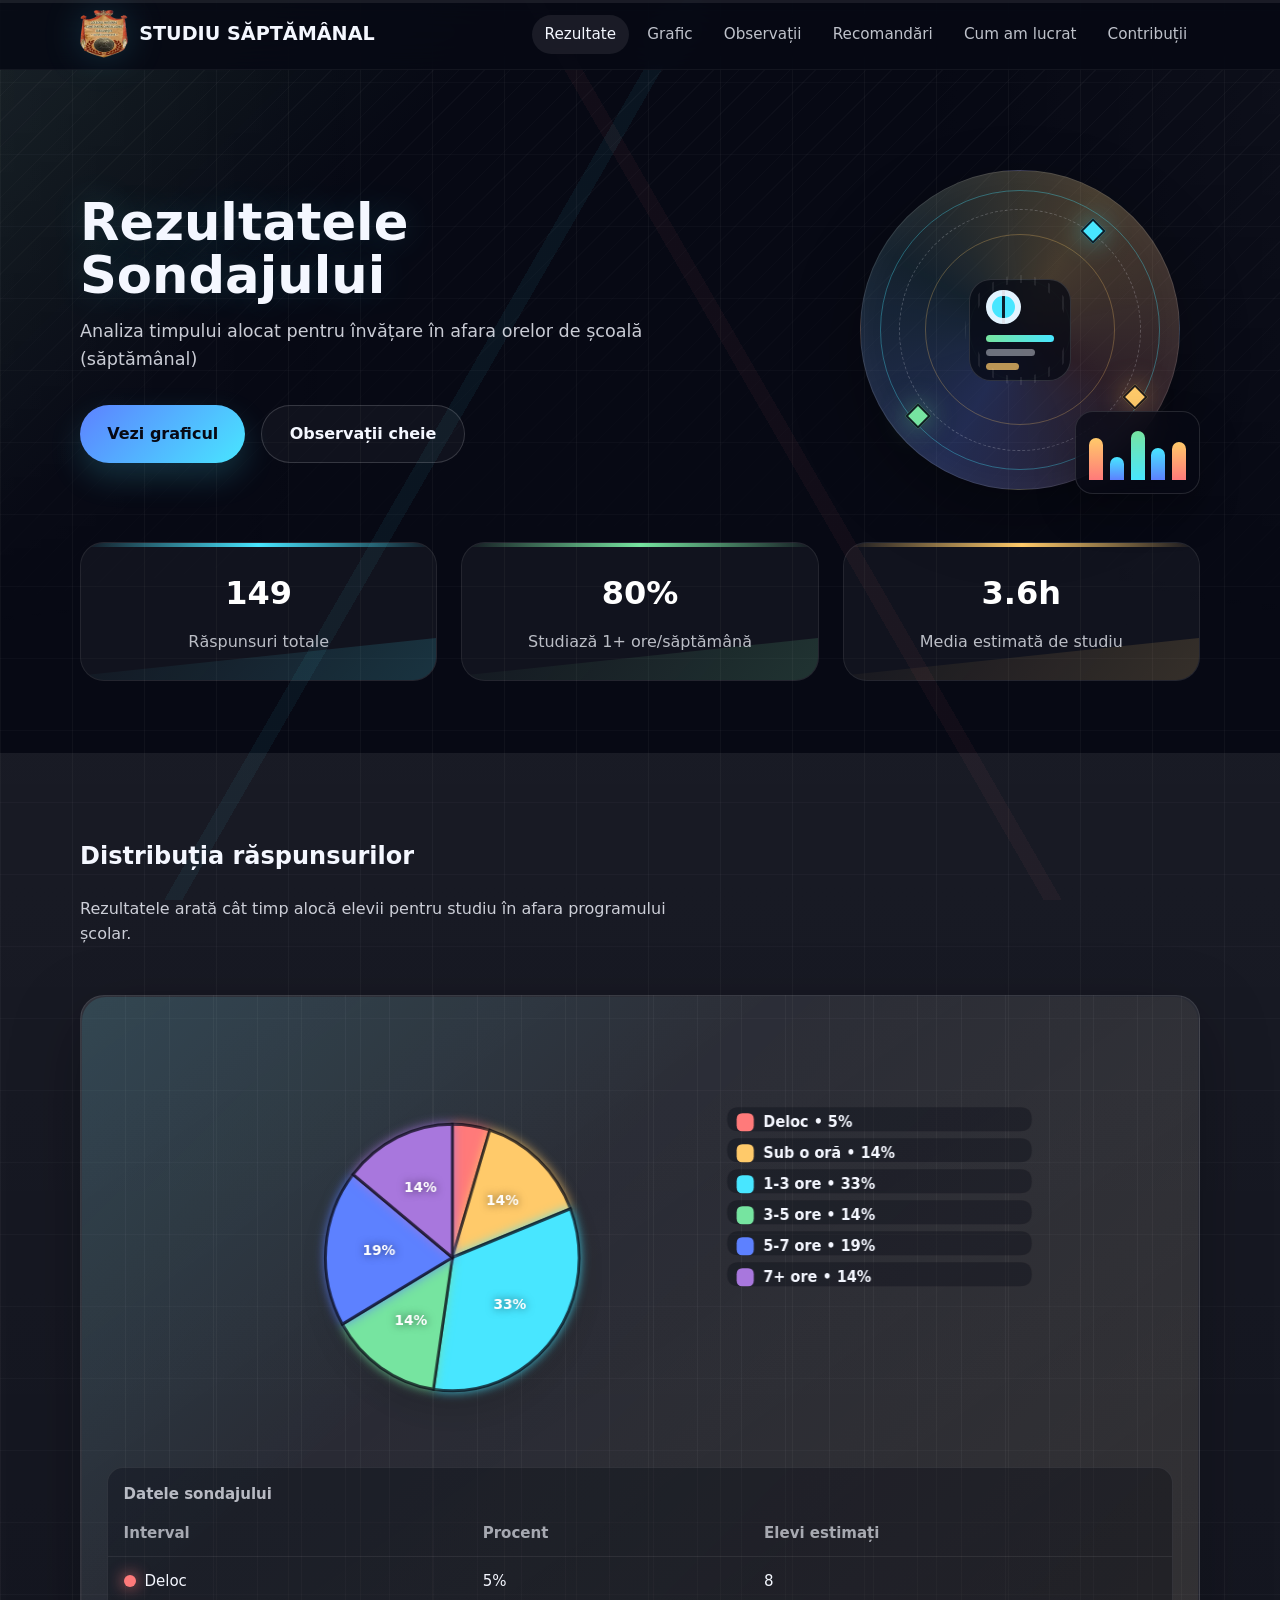
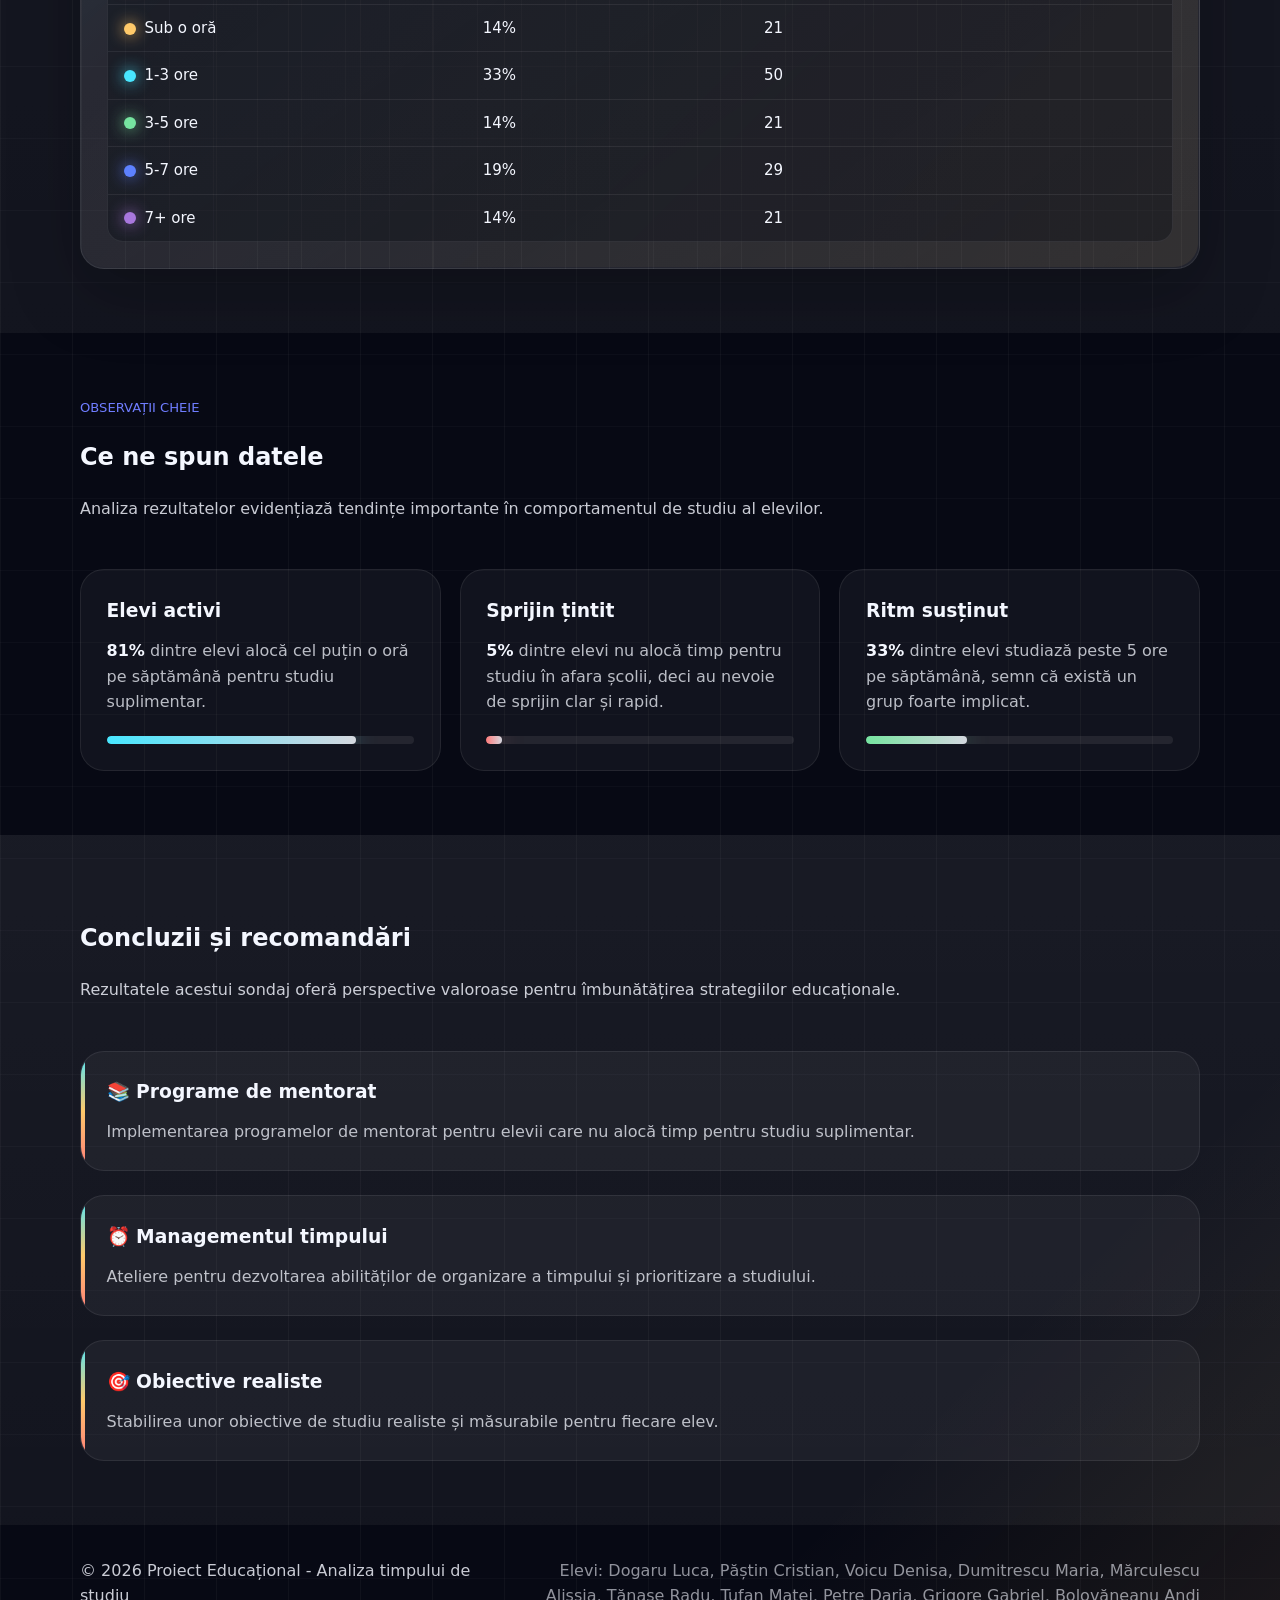
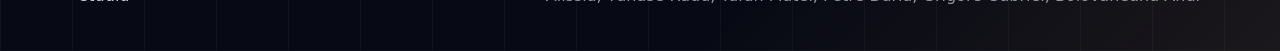
<file: index.html>
<!DOCTYPE html>
<html lang="ro">
<head>
    <meta charset="UTF-8">
    <meta name="viewport" content="width=device-width, initial-scale=1.    <meta name="description" content="Rezultatele unui sondaj despre timpul de studiu săptămânal al elevilor, cu statistici, grafic și recomandări educaționale.">
    <meta name="theme-color" content="#070914">
    <title>Rezultatele Sondajului: Timp de studiu săptămânal</title>
        <link rel="stylesheet" href="style.css?v=20260427-compact-header">
    <link rel="icon" type="image/png" href="sigla-lg.png">
</head>
<body>
    <a class="skip-link" href="#content">Sari la conținut</a>
    <div class="reading-progress" aria-hidden="true"><span></span></div>

    <header class="site-header">
        <div class="container header-inner">
            <a class="brand" href="#results" aria-label="Rezultatele sondajului">
                <img class="brand-mark" src="sigla-lg.png" alt="" width="48" height="48" decoding="async">
                <span>Studiu săptămânal</span>
            </a>
            <nav class="site-nav" aria-label="Secțiuni principale">
                <a href="#results">Rezultate</a>
                <a href="#chart">Grafic</a>
                <a href="#insights">Observații</a>
                <a href="#conclusion">Recomandări</a>
                <a href="cum-am-lucrat.html">Cum am lucrat</a>
                <a href="contributii.html">Contribuții</a>
            </nav>
        </div>
    </header>

    <main id="content">
        <section class="hero" id="results" aria-labelledby="results-title">
            <div class="container">
                <div class="hero-layout">
                    <div class="survey-intro">
                        <h1 id="results-title">Rezultatele Sondajului</h1>
                        <p class="survey-description">Analiza timpului alocat pentru învățare în afara orelor de școală (săptămânal)</p>
                        <div class="hero-actions" aria-label="Legături rapide">
                            <a class="btn btn-primary" href="#chart">Vezi graficul</a>
                            <a class="btn btn-secondary" href="#insights">Observații cheie</a>
                        </div>
                    </div>

                    <div class="study-visual" aria-hidden="true">
                        <div class="orbit-stage">
                            <span class="orbit-ring orbit-ring-outer"></span>
                            <span class="orbit-ring orbit-ring-middle"></span>
                            <span class="orbit-ring orbit-ring-inner"></span>
                            <span class="orbit-node orbit-node-one"></span>
                            <span class="orbit-node orbit-node-two"></span>
                            <span class="orbit-node orbit-node-three"></span>
                            <div class="study-core">
                                <span class="core-mark"></span>
                                <span class="core-line core-line-wide"></span>
                                <span class="core-line"></span>
                                <span class="core-line core-line-short"></span>
                            </div>
                        </div>
                        <div class="mini-bars">
                            <span style="--height: 76%"></span>
                            <span style="--height: 42%"></span>
                            <span style="--height: 88%"></span>
                            <span style="--height: 58%"></span>
                            <span style="--height: 68%"></span>
                        </div>
                    </div>
                </div>

                <div class="results-summary">
                    <div class="result-stats">
                        <div class="stat-card">
                            <strong data-stat="total-responses" data-target="150" data-suffix="">150</strong>
                            <span>Răspunsuri totale</span>
                        </div>
                        <div class="stat-card">
                            <strong data-stat="study-active" data-target="75" data-suffix="%">75%</strong>
                            <span>Studiază 1+ ore/săptămână</span>
                        </div>
                        <div class="stat-card">
                            <strong data-stat="average-hours" data-target="3.6" data-suffix="h">3.6h</strong>
                            <span>Media estimată de studiu</span>
                        </div>
                    </div>
                </div>
            </div>
        </section>

        <section class="section-light" id="chart" aria-labelledby="chart-title">
            <div class="container results-grid">
                <div class="result-summary">
                    <h2 id="chart-title">Distribuția răspunsurilor</h2>
                    <p>Rezultatele arată cât timp alocă elevii pentru studiu în afara programului școlar.</p>
                </div>
                <div class="chart-area">
                    <canvas id="pieChart" aria-label="Distribuția timpului de studiu" aria-describedby="chartSummary" role="img"></canvas>
                    <p class="sr-only" id="chartSummary">Graficul prezintă distribuția procentuală a timpului de studiu săptămânal.</p>
                    <div class="data-table-wrap">
                        <table class="data-table">
                            <caption>Datele sondajului</caption>
                            <thead>
                                <tr>
                                    <th scope="col">Interval</th>
                                    <th scope="col">Procent</th>
                                    <th scope="col">Elevi estimați</th>
                                </tr>
                            </thead>
                            <tbody id="resultsTableBody">
                                <tr>
                                    <td><span class="legend-dot" style="--dot-color: #ff7a7a"></span>Deloc</td>
                                    <td>10%</td>
                                    <td>15</td>
                                </tr>
                                <tr>
                                    <td><span class="legend-dot" style="--dot-color: #ffca6a"></span>Sub o oră</td>
                                    <td>15%</td>
                                    <td>23</td>
                                </tr>
                                <tr>
                                    <td><span class="legend-dot" style="--dot-color: #48e6ff"></span>1-3 ore</td>
                                    <td>25%</td>
                                    <td>38</td>
                                </tr>
                                <tr>
                                    <td><span class="legend-dot" style="--dot-color: #76e4a0"></span>3-5 ore</td>
                                    <td>15%</td>
                                    <td>23</td>
                                </tr>
                                <tr>
                                    <td><span class="legend-dot" style="--dot-color: #5d81ff"></span>5-7 ore</td>
                                    <td>20%</td>
                                    <td>30</td>
                                </tr>
                                <tr>
                                    <td><span class="legend-dot" style="--dot-color: #a877dd"></span>7+ ore</td>
                                    <td>15%</td>
                                    <td>23</td>
                                </tr>
                            </tbody>
                        </table>
                    </div>
                </div>
            </div>
        </section>

        <section class="section-dark" id="insights" aria-labelledby="insights-title">
            <div class="container insights-grid">
                <div>
                    <p class="eyebrow">Observații cheie</p>
                    <h2 id="insights-title">Ce ne spun datele</h2>
                    <p>Analiza rezultatelor evidențiază tendințe importante în comportamentul de studiu al elevilor.</p>
                </div>
                <div class="insight-cards">
                    <article class="insight-card">
                        <h3>Elevi activi</h3>
                        <p><strong data-inline="study-active">75%</strong> dintre elevi alocă cel puțin o oră pe săptămână pentru studiu suplimentar.</p>
                        <div class="insight-meter" aria-hidden="true"><span data-meter="study-active" style="--value: 75%"></span></div>
                    </article>
                    <article class="insight-card">
                        <h3>Sprijin țintit</h3>
                        <p><strong data-inline="no-study">10%</strong> dintre elevi nu alocă timp pentru studiu în afara școlii, deci au nevoie de sprijin clar și rapid.</p>
                        <div class="insight-meter" aria-hidden="true"><span data-meter="no-study" style="--value: 10%"></span></div>
                    </article>
                    <article class="insight-card">
                        <h3>Ritm susținut</h3>
                        <p><strong data-inline="intensive-study">35%</strong> dintre elevi studiază peste 5 ore pe săptămână, semn că există un grup foarte implicat.</p>
                        <div class="insight-meter" aria-hidden="true"><span data-meter="intensive-study" style="--value: 35%"></span></div>
                    </article>
                </div>
            </div>
        </section>

        <section class="section-light" id="conclusion" aria-labelledby="conclusion-title">
            <div class="container section-grid">
                <div>
                    <h2 id="conclusion-title">Concluzii și recomandări</h2>
                    <p>Rezultatele acestui sondaj oferă perspective valoroase pentru îmbunătățirea strategiilor educaționale.</p>
                </div>
                <div class="recommendations">
                    <div class="recommendation-item">
                        <h3>📚 Programe de mentorat</h3>
                        <p>Implementarea programelor de mentorat pentru elevii care nu alocă timp pentru studiu suplimentar.</p>
                    </div>
                    <div class="recommendation-item">
                        <h3>⏰ Managementul timpului</h3>
                        <p>Ateliere pentru dezvoltarea abilităților de organizare a timpului și prioritizare a studiului.</p>
                    </div>
                    <div class="recommendation-item">
                        <h3>🎯 Obiective realiste</h3>
                        <p>Stabilirea unor obiective de studiu realiste și măsurabile pentru fiecare elev.</p>
                    </div>
                </div>
            </div>
        </section>
    </main>

    <footer class="site-footer">
        <div class="container footer-inner">
            <p>© 2026 Proiect Educațional - Analiza timpului de studiu</p>
            <p class="footer-team">Elevi: Dogaru Luca, Păștin Cristian, Voicu Denisa, Dumitrescu Maria, Mărculescu Alissia, Tănase Radu, Tufan Matei, Petre Daria, Grigore Gabriel, Bolovăneanu Andi</p>
        </div>
    </footer>
    <script src="scripts.js?v=20260427-compact-header"></script>        </div>
    </footer>
    <script src="scripts.js"></script>
</body>
</html>
</file>
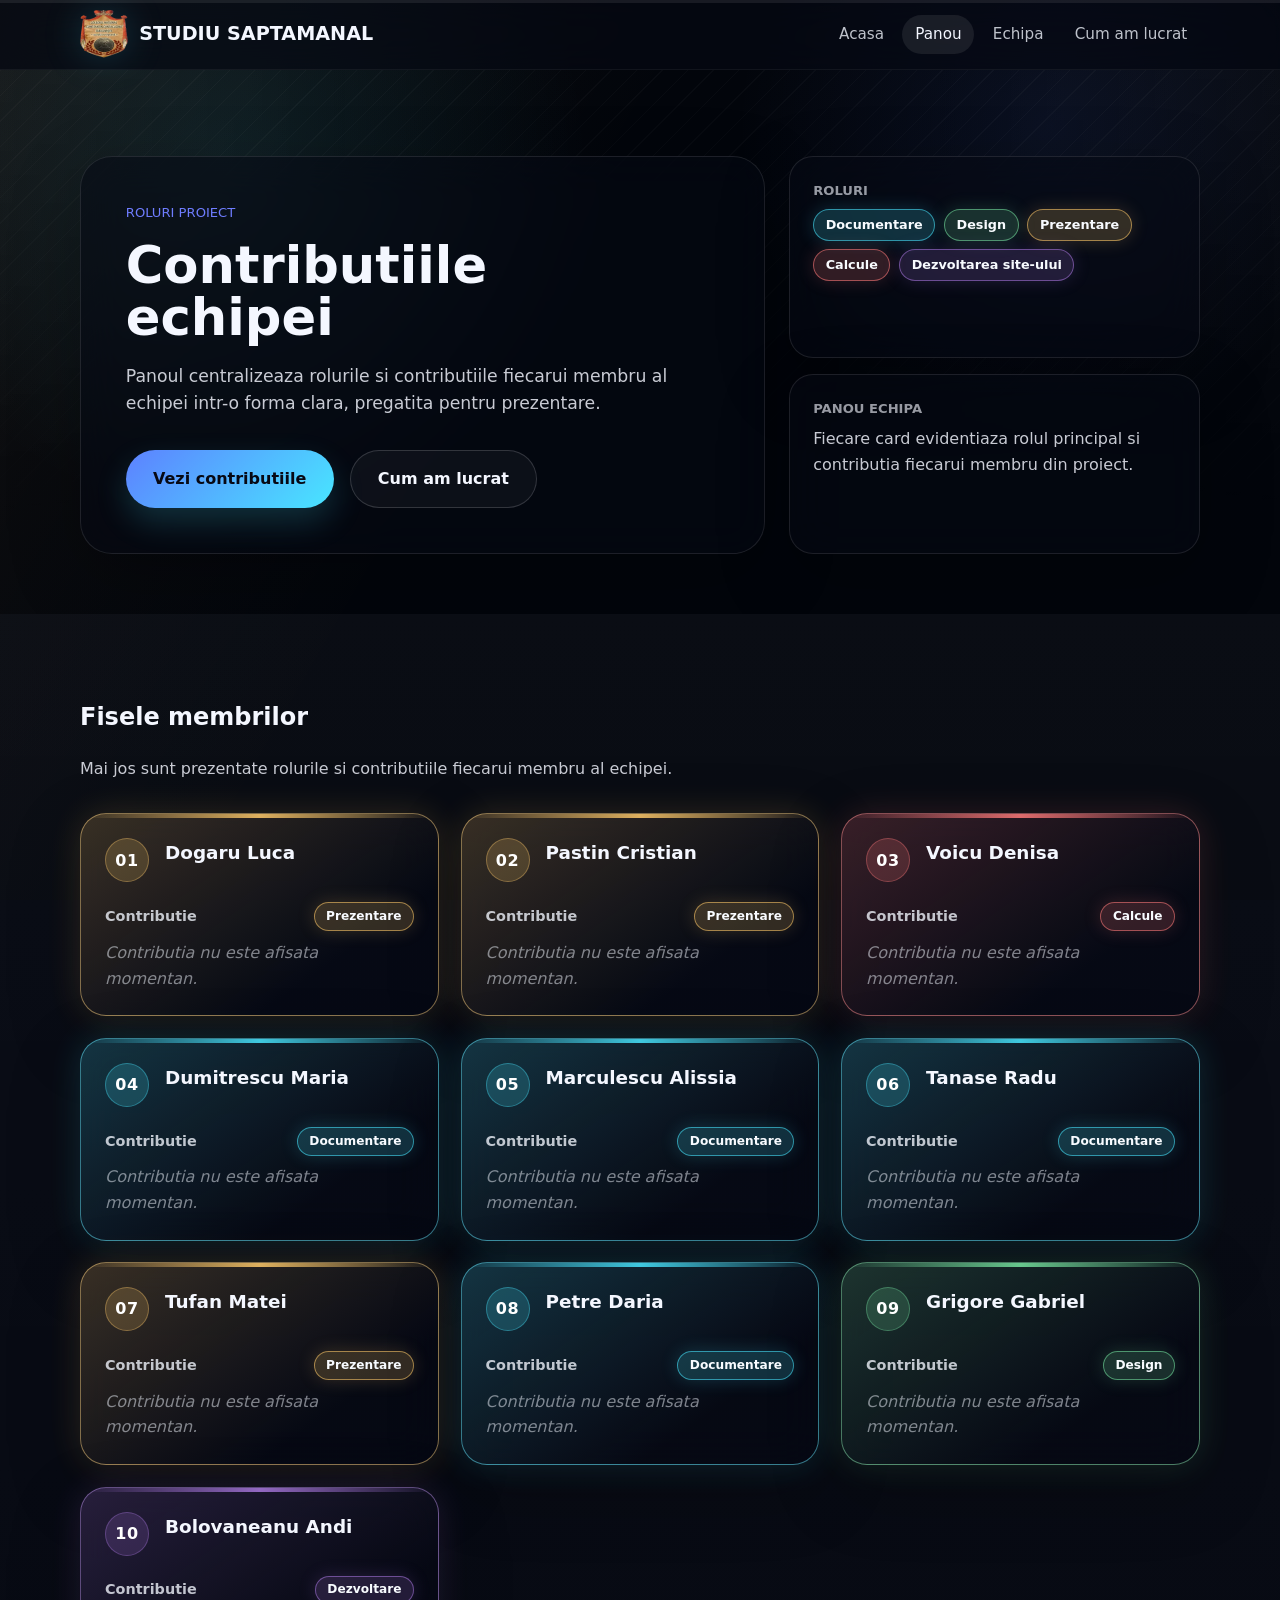
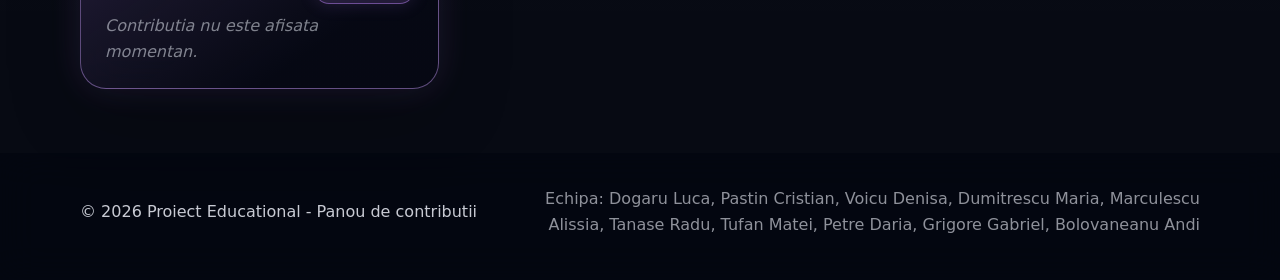
<file: contributii.html>
<!DOCTYPE html>
<html lang="ro">
<head>
    <meta charset="UTF-8">
    <meta name="viewport" content="width=device-width, initial-scale=1.0">
    <meta name="description" content="Pagina pentru completarea contributiilor fiecarui membru din proiect.">
    <meta name="theme-color" content="#070914">
    <title>Contributiile Echipei</title>
    <link rel="stylesheet" href="style.css?v=20260428-contribution-badges">
    <link rel="icon" type="image/png" href="sigla-lg.png">
</head>
<body class="contributions-page">
    <a class="skip-link" href="#content">Sari la continut</a>
    <div class="video-shell" aria-hidden="true">
        <video autoplay muted loop playsinline preload="metadata">
            <source src="nikola_tesla_hd.mp4" type="video/mp4">
        </video>
    </div>
    <div class="reading-progress" aria-hidden="true"><span></span></div>

    <header class="site-header">
        <div class="container header-inner">
            <a class="brand" href="index.html" aria-label="Inapoi la prezentare">
                <img class="brand-mark" src="sigla-lg.png" alt="" width="48" height="48" decoding="async">
                <span>Studiu saptamanal</span>
            </a>
            <nav class="site-nav" aria-label="Navigatie principala">
                <a href="index.html">Acasa</a>
                <a href="#overview">Panou</a>
                <a href="#team-board">Echipa</a>
                <a href="cum-am-lucrat.html">Cum am lucrat</a>
            </nav>
        </div>
    </header>

    <main id="content">
        <section class="hero contrib-hero" id="overview" aria-labelledby="overview-title">
            <div class="container">
                <div class="contrib-hero-panel">
                    <div class="contrib-hero-copy">
                        <p class="eyebrow">Roluri proiect</p>
                        <h1 id="overview-title">Contributiile echipei</h1>
                        <p class="contrib-lead">Panoul centralizeaza rolurile si contributiile fiecarui membru al echipei intr-o forma clara, pregatita pentru prezentare.</p>
                        <div class="hero-actions" aria-label="Actiuni rapide">
                            <a class="btn btn-primary" href="#team-board">Vezi contributiile</a>
                            <a class="btn btn-secondary" href="cum-am-lucrat.html">Cum am lucrat</a>
                        </div>
                    </div>

                    <aside class="contrib-summary" aria-label="Rezumatul paginii">
                        <div class="summary-card">
                            <span class="summary-label">Roluri</span>
                            <div class="role-badge-list" aria-label="Badge-uri disponibile pentru roluri">
                                <span class="role-badge role-badge-documentare">Documentare</span>
                                <span class="role-badge role-badge-design">Design</span>
                                <span class="role-badge role-badge-prezentare">Prezentare</span>
                                <span class="role-badge role-badge-calcule">Calcule</span>
                                <span class="role-badge role-badge-site role-badge-wide">Dezvoltarea site-ului</span>
                            </div>
                        </div>
                        <div class="summary-card">
                            <span class="summary-label">Panou echipa</span>
                            <p>Fiecare card evidentiaza rolul principal si contributia fiecarui membru din proiect.</p>
                        </div>
                    </aside>
                </div>
            </div>
        </section>

        <section class="section-light members-section" id="team-board" aria-labelledby="team-board-title">
            <div class="container">
                <div class="result-summary">
                    <h2 id="team-board-title">Fisele membrilor</h2>
                    <p>Mai jos sunt prezentate rolurile si contributiile fiecarui membru al echipei.</p>
                </div>

                <div class="members-grid" id="membersGrid"></div>
            </div>
        </section>
    </main>

    <footer class="site-footer">
        <div class="container footer-inner">
            <p>&copy; 2026 Proiect Educational - Panou de contributii</p>
            <p class="footer-team">Echipa: Dogaru Luca, Pastin Cristian, Voicu Denisa, Dumitrescu Maria, Marculescu Alissia, Tanase Radu, Tufan Matei, Petre Daria, Grigore Gabriel, Bolovaneanu Andi</p>
        </div>
    </footer>

    <script src="scripts.js?v=20260428-nav-fix"></script>
    <script src="contributii.js?v=20260428-contribution-badges"></script>
</body>
</html>
</file>
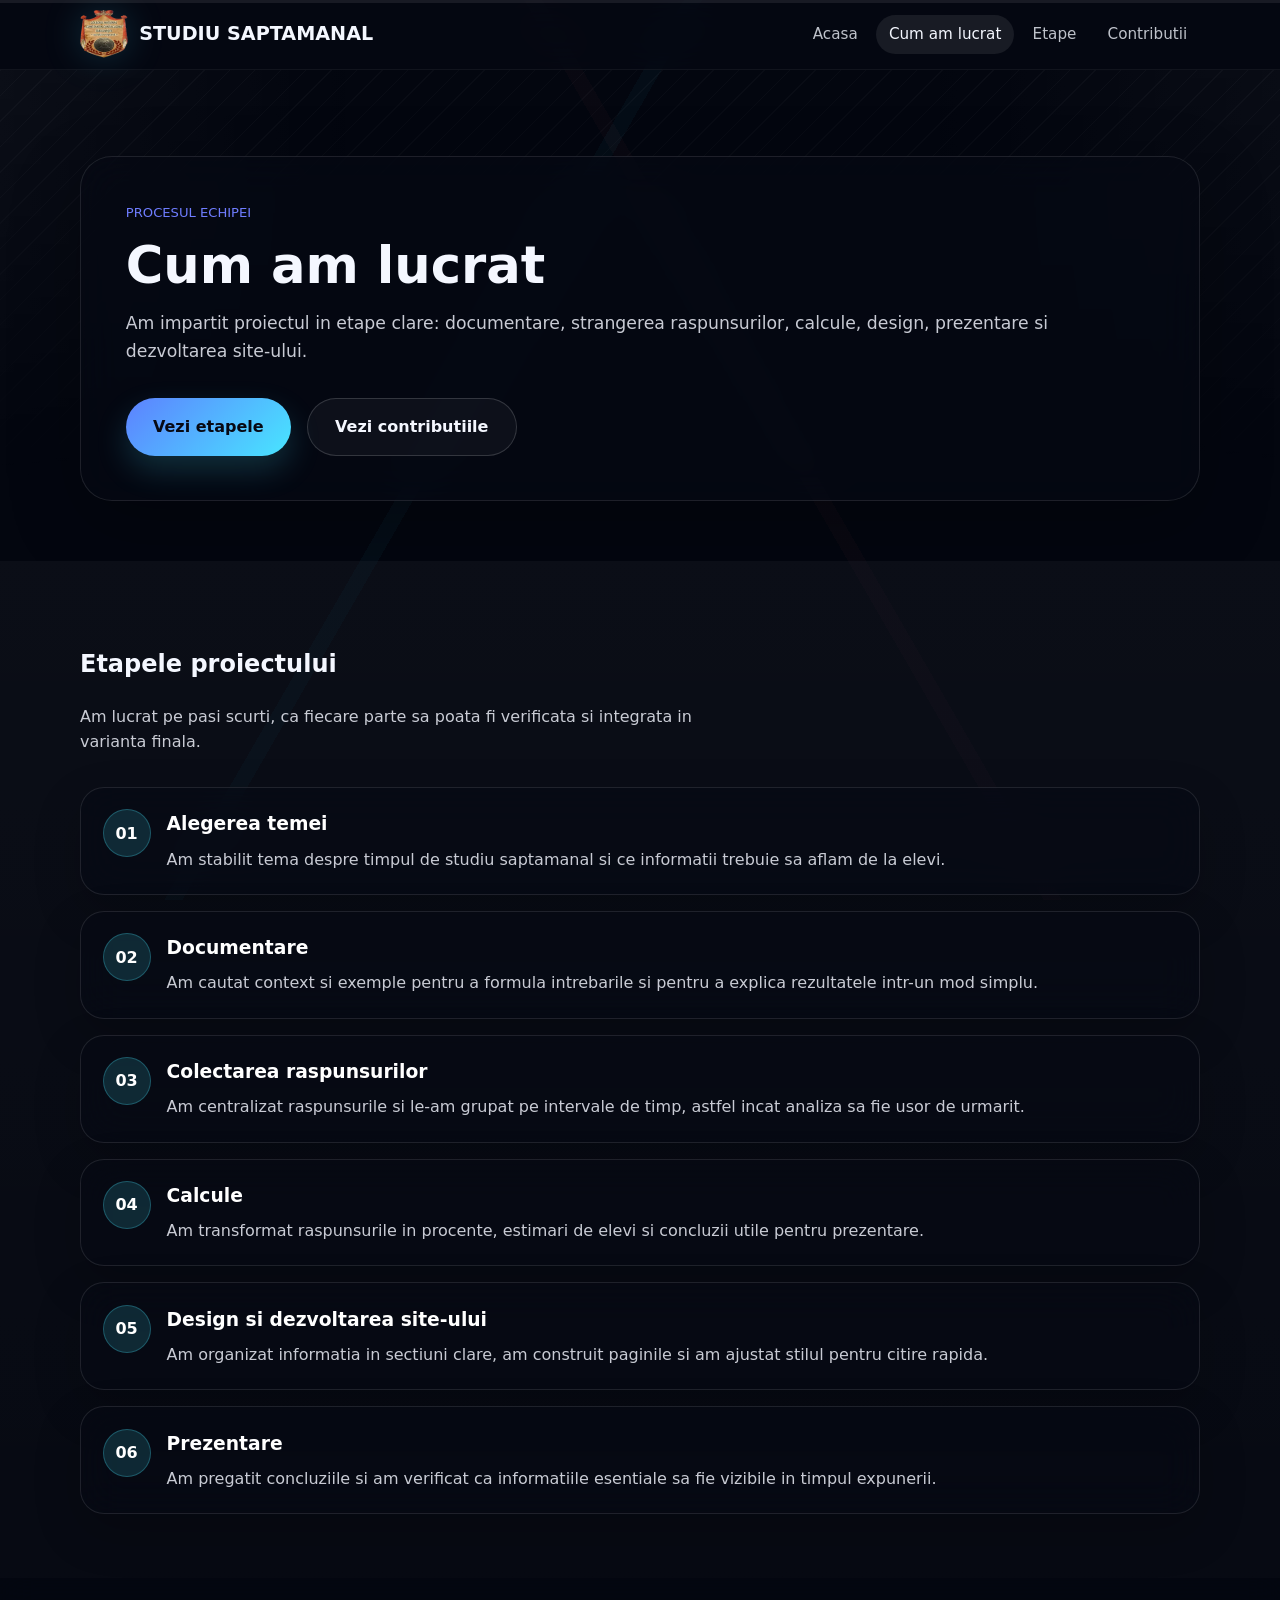
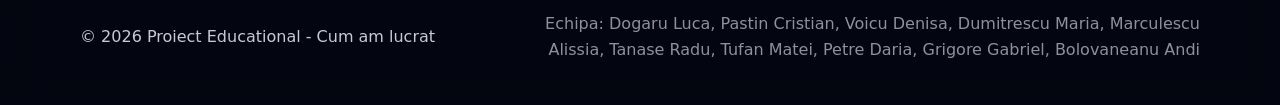
<file: cum-am-lucrat.html>
<!DOCTYPE html>
<html lang="ro">
<head>
    <meta charset="UTF-8">
    <meta name="viewport" content="width=device-width, initial-scale=1.0">
    <meta name="description" content="Pagina care prezinta modul de lucru al echipei pentru proiectul despre timpul de studiu saptamanal.">
    <meta name="theme-color" content="#070914">
    <title>Cum am lucrat</title>
    <link rel="stylesheet" href="style.css?v=20260428-process">
    <link rel="icon" type="image/png" href="sigla-lg.png">
</head>
<body class="contributions-page process-page">
    <a class="skip-link" href="#content">Sari la continut</a>
    <div class="reading-progress" aria-hidden="true"><span></span></div>

    <header class="site-header">
        <div class="container header-inner">
            <a class="brand" href="index.html" aria-label="Inapoi la prezentare">
                <img class="brand-mark" src="sigla-lg.png" alt="" width="48" height="48" decoding="async">
                <span>Studiu saptamanal</span>
            </a>
            <nav class="site-nav" aria-label="Navigatie principala">
                <a href="index.html">Acasa</a>
                <a href="cum-am-lucrat.html">Cum am lucrat</a>
                <a href="#process">Etape</a>
                <a href="contributii.html">Contributii</a>
            </nav>
        </div>
    </header>

    <main id="content">
        <section class="hero contrib-hero process-hero" id="overview" aria-labelledby="process-title">
            <div class="container">
                <div class="contrib-hero-panel">
                    <div class="contrib-hero-copy">
                        <p class="eyebrow">Procesul echipei</p>
                        <h1 id="process-title">Cum am lucrat</h1>
                        <p class="contrib-lead">Am impartit proiectul in etape clare: documentare, strangerea raspunsurilor, calcule, design, prezentare si dezvoltarea site-ului.</p>
                        <div class="hero-actions" aria-label="Actiuni rapide">
                            <a class="btn btn-primary" href="#process">Vezi etapele</a>
                            <a class="btn btn-secondary" href="contributii.html">Vezi contributiile</a>
                        </div>
                    </div>
                </div>
            </div>
        </section>

        <section class="section-light process-section" id="process" aria-labelledby="steps-title">
            <div class="container">
                <div class="result-summary">
                    <h2 id="steps-title">Etapele proiectului</h2>
                    <p>Am lucrat pe pasi scurti, ca fiecare parte sa poata fi verificata si integrata in varianta finala.</p>
                </div>

                <ol class="process-timeline">
                    <li class="process-step">
                        <span class="process-step-number">01</span>
                        <div>
                            <h3>Alegerea temei</h3>
                            <p>Am stabilit tema despre timpul de studiu saptamanal si ce informatii trebuie sa aflam de la elevi.</p>
                        </div>
                    </li>
                    <li class="process-step">
                        <span class="process-step-number">02</span>
                        <div>
                            <h3>Documentare</h3>
                            <p>Am cautat context si exemple pentru a formula intrebarile si pentru a explica rezultatele intr-un mod simplu.</p>
                        </div>
                    </li>
                    <li class="process-step">
                        <span class="process-step-number">03</span>
                        <div>
                            <h3>Colectarea raspunsurilor</h3>
                            <p>Am centralizat raspunsurile si le-am grupat pe intervale de timp, astfel incat analiza sa fie usor de urmarit.</p>
                        </div>
                    </li>
                    <li class="process-step">
                        <span class="process-step-number">04</span>
                        <div>
                            <h3>Calcule</h3>
                            <p>Am transformat raspunsurile in procente, estimari de elevi si concluzii utile pentru prezentare.</p>
                        </div>
                    </li>
                    <li class="process-step">
                        <span class="process-step-number">05</span>
                        <div>
                            <h3>Design si dezvoltarea site-ului</h3>
                            <p>Am organizat informatia in sectiuni clare, am construit paginile si am ajustat stilul pentru citire rapida.</p>
                        </div>
                    </li>
                    <li class="process-step">
                        <span class="process-step-number">06</span>
                        <div>
                            <h3>Prezentare</h3>
                            <p>Am pregatit concluziile si am verificat ca informatiile esentiale sa fie vizibile in timpul expunerii.</p>
                        </div>
                    </li>
                </ol>
            </div>
        </section>
    </main>

    <footer class="site-footer">
        <div class="container footer-inner">
            <p>&copy; 2026 Proiect Educational - Cum am lucrat</p>
            <p class="footer-team">Echipa: Dogaru Luca, Pastin Cristian, Voicu Denisa, Dumitrescu Maria, Marculescu Alissia, Tanase Radu, Tufan Matei, Petre Daria, Grigore Gabriel, Bolovaneanu Andi</p>
        </div>
    </footer>

    <script src="scripts.js?v=20260428-process"></script>
</body>
</html>
</file>
<file: style.css>
﻿:root {
    color-scheme: dark;
    font-family: Inter, system-ui, -apple-system, BlinkMacSystemFont, 'Segoe UI', sans-serif;
    color: #f4f7ff;
    background: #080b16;
    font-size: 16px;
    line-height: 1.6;
    --surface: rgba(255, 255, 255, 0.045);
    --surface-strong: rgba(255, 255, 255, 0.075);
    --line: rgba(255, 255, 255, 0.08);
    --blue: #5d81ff;
    --cyan: #48e6ff;
    --mint: #76e4a0;
    --gold: #ffca6a;
    --coral: #ff7a7a;
    --violet: #a877dd;
}
* {
    box-sizing: border-box;
}
html, body {
    margin: 0;
    min-height: 100%;
}
html {
    scroll-behavior: smooth;
}
body {
    position: relative;
    overflow-x: hidden;
    background:
        linear-gradient(135deg, rgba(118, 228, 160, 0.08), transparent 24rem),
        linear-gradient(315deg, rgba(255, 202, 106, 0.08), transparent 26rem),
        repeating-linear-gradient(90deg, rgba(255, 255, 255, 0.035) 0 1px, transparent 1px 72px),
        repeating-linear-gradient(0deg, rgba(255, 255, 255, 0.025) 0 1px, transparent 1px 72px),
        #070914;
}
body::before {
    content: "";
    position: fixed;
    inset: 0;
    z-index: 0;
    pointer-events: none;
    background:
        linear-gradient(120deg, transparent 0 38%, rgba(72, 230, 255, 0.07) 38% 39%, transparent 39% 100%),
        linear-gradient(60deg, transparent 0 58%, rgba(255, 122, 122, 0.06) 58% 59%, transparent 59% 100%);
    opacity: 0.85;
}
main,
.site-header,
.site-footer {
    position: relative;
    z-index: 1;
}
img {
    max-width: 100%;
    display: block;
}
a {
    color: inherit;
    text-decoration: none;
}
section {
    scroll-margin-top: 5.5rem;
}
:focus-visible {
    outline: 3px solid rgba(72, 230, 255, 0.78);
    outline-offset: 4px;
}
.skip-link:not(:focus):not(:focus-visible) {
    position: absolute;
    width: 1px;
    height: 1px;
    padding: 0;
    margin: -1px;
    overflow: hidden;
    clip: rect(0, 0, 0, 0);
    white-space: nowrap;
    border: 0;
}
.skip-link:focus,
.skip-link:focus-visible {
    position: fixed;
    top: 0.75rem;
    left: 1rem;
    z-index: 60;
    width: auto;
    height: auto;
    padding: 0.7rem 1rem;
    border-radius: 999px;
    background: #f4f7ff;
    color: #070914;
    font-weight: 700;
    clip: auto;
    white-space: normal;
}
.reading-progress {
    position: fixed;
    inset: 0 0 auto;
    z-index: 55;
    height: 3px;
    background: rgba(255, 255, 255, 0.08);
}
.reading-progress span {
    display: block;
    width: 100%;
    height: 100%;
    background: linear-gradient(90deg, var(--cyan), var(--mint), var(--gold));
    transform: scaleX(var(--progress, 0));
    transform-origin: left;
}
.container {
    width: min(1120px, calc(100% - 2rem));
    margin: 0 auto;
}
.site-header {
    position: sticky;
    top: 0;
    z-index: 20;
    min-height: 0;
    backdrop-filter: blur(18px);
    background: rgba(7, 9, 20, 0.82);
    border-bottom: 1px solid rgba(255, 255, 255, 0.05);
}
.header-inner,
.footer-inner {
    display: flex;
    align-items: center;
    justify-content: space-between;
    gap: 1rem;
    min-height: 4.25rem;
    padding: 0.65rem 0;
}
.brand {
    display: inline-flex;
    align-items: center;
    gap: 0.7rem;
    flex: 0 1 auto;
    min-width: 0;
    font-weight: 700;
    font-size: 1.2rem;
    letter-spacing: 0;
    text-transform: uppercase;
    white-space: nowrap;
}
.brand span {
    overflow: hidden;
    text-overflow: ellipsis;
}
.brand-mark {
    flex: 0 0 3rem;
    width: 3rem !important;
    height: 3rem !important;
    max-width: 3rem;
    max-height: 3rem;
    object-fit: contain;
    filter: drop-shadow(0 0 18px rgba(72, 230, 255, 0.18));
}
.site-nav {
    display: flex;
    flex-wrap: wrap;
    justify-content: flex-end;
    gap: 0.35rem;
    font-size: 0.95rem;
}
.site-nav a {
    border-radius: 999px;
    padding: 0.45rem 0.8rem;
    color: rgba(244, 247, 255, 0.78);
    transition: background-color 160ms ease, color 160ms ease;
}
.site-nav a:hover,
.site-nav a.is-active {
    background: rgba(255, 255, 255, 0.08);
    color: #f4f7ff;
}
.hero {
    position: relative;
    overflow: hidden;
    padding: 5rem 0 4.5rem;
}
.hero::before {
    content: "";
    position: absolute;
    inset: 0;
    background:
        linear-gradient(90deg, rgba(255, 255, 255, 0.05), transparent 28% 72%, rgba(255, 255, 255, 0.04)),
        repeating-linear-gradient(135deg, rgba(255, 255, 255, 0.04) 0 1px, transparent 1px 18px);
    -webkit-mask-image: linear-gradient(to bottom, rgba(0, 0, 0, 0.7), transparent 85%);
    mask-image: linear-gradient(to bottom, rgba(0, 0, 0, 0.7), transparent 85%);
    pointer-events: none;
}
.hero .container,
.section-light .container,
.section-dark .container,
.site-footer .container {
    position: relative;
    z-index: 1;
}
.hero-grid {
    display: grid;
    grid-template-columns: 1.2fr 0.8fr;
    gap: 3rem;
    align-items: center;
}
.hero-copy {
    max-width: 620px;
}
.eyebrow {
    margin: 0 0 1rem;
    color: #6f7dff;
    letter-spacing: 0;
    text-transform: uppercase;
    font-size: 0.82rem;
}
h1 {
    margin: 0;
    font-size: clamp(2.6rem, 4vw, 4.2rem);
    line-height: 1.02;
    letter-spacing: 0;
}
.hero-text,
p {
    color: rgba(244, 247, 255, 0.82);
}
.hero-text {
    margin: 1.5rem 0 2rem;
    max-width: 46rem;
}
.hero-actions {
    display: flex;
    flex-wrap: wrap;
    gap: 1rem;
    margin-top: 2rem;
}
.btn {
    display: inline-flex;
    align-items: center;
    justify-content: center;
    border-radius: 999px;
    padding: 0.95rem 1.7rem;
    font-weight: 600;
    transition: transform 150ms ease, box-shadow 150ms ease, background-color 150ms ease;
}
.btn:hover {
    transform: translateY(-1px);
}
.btn-primary {
    background: linear-gradient(135deg, #5d81ff, #48e6ff);
    color: #070914;
    box-shadow: 0 14px 32px rgba(72, 230, 255, 0.18);
}
.btn-secondary {
    border: 1px solid rgba(244, 247, 255, 0.16);
    color: #f4f7ff;
    background: rgba(255,255,255,0.04);
}
.hero-visual {
    display: grid;
    place-items: center;
}
.chart-card {
    width: 100%;
    max-width: 420px;
    padding: 1.8rem;
    border-radius: 28px;
    background: rgba(255, 255, 255, 0.05);
    border: 1px solid rgba(255, 255, 255, 0.08);
    backdrop-filter: blur(20px);
}
.chart-header {
    display: flex;
    align-items: center;
    justify-content: space-between;
    margin-bottom: 1.5rem;
    color: rgba(244,247,255,0.85);
}
.chart-header strong {
    font-size: 1.6rem;
}
.bar-graphic {
    display: grid;
    gap: 0.9rem;
}
.bar-graphic span {
    height: 0.8rem;
    display: block;
    border-radius: 999px;
    background: linear-gradient(90deg, #5d81ff, #48e6ff);
    width: var(--w);
}
.section-light,
.section-dark,
.contact-section {
    padding: 4rem 0;
}
.section-light {
    background:
        linear-gradient(180deg, rgba(255, 255, 255, 0.045), rgba(255, 255, 255, 0.018)),
        rgba(255, 255, 255, 0.03);
}
.section-dark {
    background: transparent;
}
.section-grid,
.insights-grid,
.results-grid,
.contact-grid {
    display: grid;
    gap: 2rem;
}
.feature-list,
.insight-cards,
.result-stats {
    display: grid;
    gap: 1.2rem;
}
.feature-card,
.insight-card,
.stat-card {
    padding: 1.6rem;
    border-radius: 24px;
    background: var(--surface);
    border: 1px solid var(--line);
}
.feature-card h3,
.insight-card h3 {
    margin: 0 0 0.75rem;
}
.feature-card p,
.insight-card p,
.stat-card span {
    color: rgba(244, 247, 255, 0.75);
}
.insight-cards {
    grid-template-columns: repeat(auto-fit, minmax(220px, 1fr));
}
.steps-list {
    list-style: none;
    padding: 0;
    margin: 0;
    display: grid;
    gap: 1rem;
}
.steps-list li {
    padding: 1.4rem 1.6rem;
    border-radius: 20px;
    background: rgba(255,255,255,0.03);
    border: 1px solid rgba(255,255,255,0.06);
}
.steps-list strong {
    display: block;
    margin-bottom: 0.55rem;
}
.result-summary {
    max-width: 620px;
}
.result-stats {
    grid-template-columns: repeat(3, minmax(0, 1fr));
}
.chart-area {
    position: relative;
    overflow: hidden;
    padding: 1.6rem;
    border-radius: 24px;
    background:
        linear-gradient(145deg, rgba(255, 255, 255, 0.07), rgba(255, 255, 255, 0.025)),
        repeating-linear-gradient(90deg, rgba(255, 255, 255, 0.035) 0 1px, transparent 1px 44px),
        rgba(255, 255, 255, 0.04);
    border: 1px solid var(--line);
    box-shadow: 0 22px 70px rgba(0, 0, 0, 0.28);
}

.chart-area::before {
    content: "";
    position: absolute;
    inset: 1px;
    border-radius: inherit;
    background: linear-gradient(135deg, rgba(72, 230, 255, 0.12), transparent 35%, rgba(255, 202, 106, 0.08));
    pointer-events: none;
}

.chart-area canvas {
    position: relative;
    z-index: 1;
    width: 100%;
    height: auto;
    display: block;
    min-height: 280px;
}
.data-table-wrap {
    position: relative;
    z-index: 1;
    overflow-x: auto;
    margin-top: 1rem;
    border-radius: 16px;
    border: 1px solid rgba(255, 255, 255, 0.08);
    background: rgba(7, 9, 20, 0.34);
}
.data-table {
    width: 100%;
    border-collapse: collapse;
    min-width: 520px;
    font-size: 0.94rem;
}
.data-table caption {
    padding: 0.85rem 1rem 0.25rem;
    text-align: left;
    color: rgba(244, 247, 255, 0.72);
    font-weight: 700;
}
.data-table th,
.data-table td {
    padding: 0.7rem 1rem;
    text-align: left;
    border-bottom: 1px solid rgba(255, 255, 255, 0.07);
}
.data-table th {
    color: rgba(244, 247, 255, 0.64);
    font-weight: 700;
}
.data-table tr:last-child td {
    border-bottom: 0;
}
.legend-dot {
    display: inline-block;
    width: 0.75rem;
    height: 0.75rem;
    margin-right: 0.55rem;
    border-radius: 50%;
    background: var(--dot-color);
    box-shadow: 0 0 16px var(--dot-color);
    vertical-align: middle;
}
.sr-only {
    position: absolute;
    width: 1px;
    height: 1px;
    padding: 0;
    margin: -1px;
    overflow: hidden;
    clip: rect(0, 0, 0, 0);
    white-space: nowrap;
    border: 0;
}
.stat-card {
    --card-accent: var(--cyan);
    position: relative;
    overflow: hidden;
    text-align: center;
    transition: transform 180ms ease, border-color 180ms ease, background-color 180ms ease, box-shadow 180ms ease;
}
.stat-card:nth-child(2) {
    --card-accent: var(--mint);
}
.stat-card:nth-child(3) {
    --card-accent: var(--gold);
}
.stat-card::before {
    content: "";
    position: absolute;
    inset: 0 0 auto;
    height: 4px;
    background: linear-gradient(90deg, transparent, var(--card-accent), transparent);
}
.stat-card::after {
    content: "";
    position: absolute;
    inset: auto -25% -55% -25%;
    height: 72%;
    background: linear-gradient(135deg, transparent, rgba(72, 230, 255, 0.12));
    background: linear-gradient(135deg, transparent, color-mix(in srgb, var(--card-accent) 20%, transparent));
    transform: rotate(-6deg);
    pointer-events: none;
}
.stat-card:hover,
.insight-card:hover,
.recommendation-item:hover {
    transform: translateY(-4px);
    border-color: rgba(255, 255, 255, 0.18);
    background-color: var(--surface-strong);
    box-shadow: 0 20px 48px rgba(0, 0, 0, 0.24);
}
.stat-card strong {
    position: relative;
    z-index: 1;
    font-size: 2rem;
    display: block;
    margin-bottom: 0.6rem;
    color: #fff;
}
.stat-card span {
    position: relative;
    z-index: 1;
}
.contact-section {
    padding-bottom: 5rem;
}
.contact-grid {
    grid-template-columns: 1.5fr auto;
    align-items: center;
}
.site-footer {
    padding: 1.4rem 0 2rem;
    color: rgba(244, 247, 255, 0.6);
}
.site-footer p {
    margin: 0;
}
.footer-team {
    max-width: 680px;
    text-align: right;
    color: rgba(244, 247, 255, 0.58);
}

/* Presentation Styles */
.hero-layout {
    display: grid;
    grid-template-columns: minmax(0, 1fr) minmax(280px, 0.72fr);
    align-items: center;
    gap: clamp(2rem, 5vw, 4.5rem);
}

.survey-intro {
    text-align: left;
    margin-bottom: 0;
}

.survey-intro h1 {
    margin-bottom: 1rem;
    text-shadow: 0 0 34px rgba(72, 230, 255, 0.16);
}

.survey-description {
    font-size: 1.1rem;
    max-width: 600px;
    margin: 0;
}

.study-visual {
    position: relative;
    justify-self: end;
    width: min(360px, 100%);
    aspect-ratio: 1;
    display: grid;
    place-items: center;
}

.orbit-stage {
    position: relative;
    width: min(320px, 88vw);
    aspect-ratio: 1;
    border-radius: 50%;
    border: 1px solid rgba(255, 255, 255, 0.12);
    background:
        conic-gradient(from 210deg, rgba(93, 129, 255, 0.24), rgba(72, 230, 255, 0.08), rgba(255, 202, 106, 0.22), rgba(255, 122, 122, 0.12), rgba(93, 129, 255, 0.24)),
        rgba(255, 255, 255, 0.035);
    box-shadow: inset 0 0 42px rgba(255, 255, 255, 0.04), 0 26px 70px rgba(0, 0, 0, 0.32);
    animation: floatVisual 7s ease-in-out infinite;
}

.orbit-stage::before,
.orbit-stage::after,
.orbit-ring {
    content: "";
    position: absolute;
    border-radius: 50%;
    pointer-events: none;
}

.orbit-stage::before {
    inset: 12%;
    border: 1px dashed rgba(244, 247, 255, 0.22);
    animation: spin 22s linear infinite;
}

.orbit-stage::after {
    inset: 28%;
    background: repeating-linear-gradient(90deg, rgba(255, 255, 255, 0.08) 0 2px, transparent 2px 14px);
    -webkit-mask-image: radial-gradient(circle, transparent 47%, #000 48% 55%, transparent 56%);
    mask-image: radial-gradient(circle, transparent 47%, #000 48% 55%, transparent 56%);
    animation: spin 16s linear infinite reverse;
}

.orbit-ring-outer {
    inset: 6%;
    border: 1px solid rgba(72, 230, 255, 0.34);
}

.orbit-ring-middle {
    inset: 20%;
    border: 1px solid rgba(255, 202, 106, 0.28);
}

.orbit-ring-inner {
    inset: 34%;
    border: 1px solid rgba(118, 228, 160, 0.28);
}

.orbit-node {
    position: absolute;
    width: 18px;
    height: 18px;
    border: 2px solid rgba(7, 9, 20, 0.9);
    background: var(--node-color, var(--cyan));
    transform: rotate(45deg);
    box-shadow: 0 0 26px rgba(72, 230, 255, 0.24);
    box-shadow: 0 0 26px color-mix(in srgb, var(--node-color) 56%, transparent);
    animation: pulseNode 2.4s ease-in-out infinite;
}

.orbit-node-one {
    --node-color: var(--cyan);
    top: 16%;
    left: 70%;
}

.orbit-node-two {
    --node-color: var(--gold);
    right: 11%;
    bottom: 26%;
    animation-delay: 0.35s;
}

.orbit-node-three {
    --node-color: var(--mint);
    left: 15%;
    bottom: 20%;
    animation-delay: 0.7s;
}

.study-core {
    position: absolute;
    inset: 34%;
    display: grid;
    align-content: center;
    gap: 0.45rem;
    padding: 1rem;
    border-radius: 22px;
    background: rgba(7, 9, 20, 0.78);
    border: 1px solid rgba(255, 255, 255, 0.14);
    backdrop-filter: blur(14px);
}

.core-mark,
.core-line {
    display: block;
    border-radius: 999px;
}

.core-mark {
    width: 2.15rem;
    height: 2.15rem;
    margin-bottom: 0.25rem;
    background:
        linear-gradient(90deg, transparent 42%, rgba(7, 9, 20, 0.9) 42% 58%, transparent 58%),
        linear-gradient(var(--cyan), var(--cyan));
    border: 6px solid rgba(244, 247, 255, 0.9);
}

.core-line {
    height: 0.42rem;
    width: 72%;
    background: rgba(244, 247, 255, 0.42);
}

.core-line-wide {
    width: 100%;
    background: linear-gradient(90deg, var(--mint), var(--cyan));
}

.core-line-short {
    width: 48%;
    background: rgba(255, 202, 106, 0.72);
}

.mini-bars {
    position: absolute;
    right: 0;
    bottom: 1rem;
    display: flex;
    align-items: end;
    gap: 0.42rem;
    width: 7.8rem;
    height: 5.2rem;
    padding: 0.8rem;
    border-radius: 18px;
    background: rgba(7, 9, 20, 0.72);
    border: 1px solid rgba(255, 255, 255, 0.12);
    backdrop-filter: blur(16px);
    box-shadow: 0 18px 40px rgba(0, 0, 0, 0.24);
}

.mini-bars span {
    flex: 1;
    height: var(--height);
    min-height: 0.8rem;
    border-radius: 999px 999px 0 0;
    background: linear-gradient(180deg, var(--gold), var(--coral));
    animation: barRise 1.8s ease-in-out infinite alternate;
}

.mini-bars span:nth-child(2n) {
    background: linear-gradient(180deg, var(--cyan), var(--blue));
    animation-delay: 0.25s;
}

.mini-bars span:nth-child(3n) {
    background: linear-gradient(180deg, var(--mint), var(--cyan));
    animation-delay: 0.5s;
}

.results-summary {
    margin-top: 2rem;
}

.result-stats {
    display: grid;
    grid-template-columns: repeat(auto-fit, minmax(200px, 1fr));
    gap: 1.5rem;
    margin-top: 2rem;
}

.recommendations {
    display: grid;
    gap: 1.5rem;
}

.recommendation-item {
    position: relative;
    overflow: hidden;
    padding: 1.6rem;
    border-radius: 24px;
    background: var(--surface);
    border: 1px solid var(--line);
    transition: transform 180ms ease, border-color 180ms ease, background-color 180ms ease, box-shadow 180ms ease;
}

.recommendation-item::before {
    content: "";
    position: absolute;
    inset: 0 auto 0 0;
    width: 4px;
    background: linear-gradient(180deg, var(--cyan), var(--gold), var(--coral));
}

.recommendation-item h3 {
    margin: 0 0 0.75rem;
    color: #f4f7ff;
}

.recommendation-item p {
    color: rgba(244, 247, 255, 0.75);
    margin: 0;
}

.insight-card {
    --meter-color: var(--cyan);
    display: flex;
    flex-direction: column;
    min-height: 100%;
    position: relative;
    overflow: hidden;
    transition: transform 180ms ease, border-color 180ms ease, background-color 180ms ease, box-shadow 180ms ease;
}

.insight-card:nth-child(2) {
    --meter-color: var(--coral);
}

.insight-card:nth-child(3) {
    --meter-color: var(--mint);
}

.insight-card::before {
    content: "";
    position: absolute;
    inset: -1px;
    border-radius: inherit;
    background: linear-gradient(135deg, rgba(72, 230, 255, 0.12), transparent 36%);
    background: linear-gradient(135deg, color-mix(in srgb, var(--meter-color) 26%, transparent), transparent 36%);
    opacity: 0;
    transition: opacity 180ms ease;
    pointer-events: none;
}

.insight-card:hover::before {
    opacity: 1;
}

.insight-card h3,
.insight-card p,
.insight-meter {
    position: relative;
    z-index: 1;
}

.insight-card p {
    margin: 0 0 1.3rem;
}

.insight-card strong {
    color: #f4f7ff;
}

.insight-meter {
    margin-top: auto;
    height: 0.55rem;
    overflow: hidden;
    border-radius: 999px;
    background: rgba(255, 255, 255, 0.08);
}

.insight-meter span {
    display: block;
    width: var(--value);
    height: 100%;
    border-radius: inherit;
    background: linear-gradient(90deg, var(--meter-color), rgba(244, 247, 255, 0.85));
    box-shadow: 0 0 24px rgba(72, 230, 255, 0.24);
    box-shadow: 0 0 24px color-mix(in srgb, var(--meter-color) 45%, transparent);
    animation: fillMeter 900ms cubic-bezier(0.2, 0.85, 0.22, 1) both;
}

/* Contributions Page */
.contributions-page {
    background: #03060f;
}

.contributions-page::before {
    opacity: 0.5;
}

.contributions-page .site-header {
    background: rgba(7, 9, 20, 0.68);
}

.contributions-page .section-light {
    background:
        linear-gradient(180deg, rgba(255, 255, 255, 0.03), rgba(255, 255, 255, 0.015)),
        rgba(7, 9, 20, 0.26);
}

.contributions-page .site-footer {
    background: rgba(7, 9, 20, 0.36);
    backdrop-filter: blur(18px);
}

.video-shell {
    position: fixed;
    inset: 0;
    z-index: 0;
    overflow: hidden;
    background: #02050b;
}

.video-shell video {
    width: 100%;
    height: 100%;
    object-fit: cover;
    opacity: 0.9;
    filter: brightness(0.82) saturate(0.95) contrast(1.04);
}

.video-shell::after {
    content: "";
    position: absolute;
    inset: 0;
    background:
        linear-gradient(180deg, rgba(2, 5, 12, 0.08), rgba(2, 5, 12, 0.18)),
        radial-gradient(circle at 18% 18%, rgba(72, 230, 255, 0.1), transparent 28%),
        radial-gradient(circle at 82% 14%, rgba(93, 129, 255, 0.1), transparent 24%),
        linear-gradient(120deg, rgba(255, 202, 106, 0.06), transparent 40%);
}

.contrib-hero {
    padding: 5.4rem 0 3.75rem;
}

.contrib-hero-panel {
    display: grid;
    grid-template-columns: minmax(0, 1.25fr) minmax(280px, 0.75fr);
    gap: 1.5rem;
    align-items: stretch;
}

.contrib-hero-copy,
.summary-card,
.member-card,
.contrib-toolbar,
.contributions-page .feature-card {
    background: rgba(7, 9, 20, 0.56);
    border: 1px solid rgba(255, 255, 255, 0.1);
    backdrop-filter: blur(20px);
    box-shadow: 0 24px 70px rgba(0, 0, 0, 0.25);
}

.contrib-hero-copy {
    padding: clamp(1.8rem, 4vw, 2.8rem);
    border-radius: 32px;
}

.contrib-hero-copy h1 {
    max-width: 12ch;
}

.process-page .contrib-hero-panel {
    grid-template-columns: minmax(0, 1fr);
}

.process-page .contrib-hero-copy {
    max-width: none;
}

.process-page .contrib-hero-copy h1 {
    max-width: none;
}

.process-page .contrib-lead {
    max-width: 64rem;
}

.contrib-lead {
    margin: 1.2rem 0 0;
    max-width: 46rem;
    font-size: 1.08rem;
}

.contrib-summary {
    display: grid;
    gap: 1rem;
}

.summary-card {
    padding: 1.45rem;
    border-radius: 24px;
}

.summary-label {
    display: block;
    margin-bottom: 0.45rem;
    color: rgba(244, 247, 255, 0.62);
    font-size: 0.82rem;
    font-weight: 700;
    text-transform: uppercase;
}

.summary-card strong {
    display: block;
    margin-bottom: 0.65rem;
    font-size: clamp(2rem, 5vw, 2.8rem);
    line-height: 1;
    color: #ffffff;
}

.summary-card p {
    margin: 0;
}

.role-badge-list {
    display: flex;
    flex-wrap: wrap;
    gap: 0.55rem;
}

.role-badge {
    --badge-color: var(--cyan);
    --badge-bg: color-mix(in srgb, var(--badge-color) 18%, transparent);
    --badge-border: color-mix(in srgb, var(--badge-color) 56%, transparent);
    display: inline-flex;
    align-items: center;
    min-height: 2rem;
    padding: 0.38rem 0.72rem;
    border-radius: 999px;
    border: 1px solid var(--badge-border);
    background: var(--badge-bg);
    color: #f8fbff;
    font-size: 0.8rem;
    font-weight: 700;
    line-height: 1.1;
    overflow-wrap: anywhere;
    box-shadow: 0 0 18px color-mix(in srgb, var(--badge-color) 18%, transparent);
}

.role-badge:nth-child(2n) {
    --badge-color: var(--mint);
}

.role-badge:nth-child(3n) {
    --badge-color: var(--gold);
}

.role-badge:nth-child(4n) {
    --badge-color: var(--coral);
}

.role-badge:nth-child(5n) {
    --badge-color: var(--violet);
}

.role-badge.role-badge-documentare {
    --badge-color: var(--cyan);
}

.role-badge.role-badge-design {
    --badge-color: var(--mint);
}

.role-badge.role-badge-prezentare {
    --badge-color: var(--gold);
}

.role-badge.role-badge-calcule {
    --badge-color: var(--coral);
}

.role-badge.role-badge-site {
    --badge-color: var(--violet);
}

.member-contribution-head {
    display: flex;
    flex-wrap: wrap;
    align-items: center;
    gap: 0.55rem;
}

.member-contribution-head .member-label {
    margin-right: auto;
}

.member-contribution-head .role-badge {
    font-size: 0.76rem;
    min-height: 1.8rem;
}

.members-section {
    position: relative;
}

.members-grid {
    display: grid;
    grid-template-columns: repeat(auto-fit, minmax(280px, 1fr));
    gap: 1.35rem;
    margin-top: 2rem;
}

.member-card {
    position: relative;
    overflow: hidden;
    padding: 1.5rem;
    border-radius: 26px;
    transition: transform 180ms ease, border-color 180ms ease, background-color 180ms ease, box-shadow 180ms ease;
}

.member-card.role-badge-documentare {
    --member-card-color: var(--cyan);
}

.member-card.role-badge-design {
    --member-card-color: var(--mint);
}

.member-card.role-badge-prezentare {
    --member-card-color: var(--gold);
}

.member-card.role-badge-calcule {
    --member-card-color: var(--coral);
}

.member-card.role-badge-site {
    --member-card-color: var(--violet);
}

.member-card.role-badge-documentare,
.member-card.role-badge-design,
.member-card.role-badge-prezentare,
.member-card.role-badge-calcule,
.member-card.role-badge-site {
    background:
        linear-gradient(145deg, color-mix(in srgb, var(--member-card-color) 20%, rgba(7, 9, 20, 0.78)), rgba(7, 9, 20, 0.56) 72%),
        rgba(7, 9, 20, 0.56);
    border-color: color-mix(in srgb, var(--member-card-color) 42%, rgba(255, 255, 255, 0.12));
    box-shadow: 0 24px 70px rgba(0, 0, 0, 0.25), 0 0 34px color-mix(in srgb, var(--member-card-color) 16%, transparent);
}

.member-card::before {
    content: "";
    position: absolute;
    inset: 0 0 auto;
    height: 4px;
    background: linear-gradient(90deg, transparent, var(--member-card-color, var(--cyan)), transparent);
    opacity: 0.85;
}

.member-card:hover {
    transform: translateY(-4px);
    border-color: rgba(255, 255, 255, 0.18);
    background-color: rgba(10, 15, 28, 0.72);
    box-shadow: 0 22px 56px rgba(0, 0, 0, 0.3);
}

.member-card.is-complete {
    border-color: color-mix(in srgb, var(--member-card-color, var(--mint)) 42%, rgba(255, 255, 255, 0.14));
}

.member-card.is-complete::before {
    background: linear-gradient(90deg, transparent, var(--member-card-color, var(--mint)), transparent);
}

.member-header {
    display: flex;
    align-items: flex-start;
    gap: 1rem;
    margin-bottom: 1.25rem;
}

.member-index {
    display: grid;
    place-items: center;
    width: 2.75rem;
    height: 2.75rem;
    border-radius: 999px;
    background: color-mix(in srgb, var(--member-card-color, var(--cyan)) 18%, transparent);
    border: 1px solid color-mix(in srgb, var(--member-card-color, var(--cyan)) 34%, transparent);
    color: #ffffff;
    font-weight: 700;
    letter-spacing: 0.04em;
}

.member-heading {
    min-width: 0;
}

.member-name {
    margin: 0 0 0.2rem;
    font-size: 1.15rem;
}

.member-block {
    display: grid;
    gap: 0.55rem;
}

.member-label {
    color: rgba(244, 247, 255, 0.78);
    font-size: 0.9rem;
    font-weight: 600;
}

.member-text {
    margin: 0;
    color: rgba(244, 247, 255, 0.82);
}

.member-text-muted {
    color: rgba(244, 247, 255, 0.5);
    font-style: italic;
}

.member-field {
    display: grid;
    gap: 0.45rem;
    margin-bottom: 1rem;
}

.member-field:last-of-type {
    margin-bottom: 0;
}

.member-field span {
    color: rgba(244, 247, 255, 0.78);
    font-size: 0.9rem;
    font-weight: 600;
}

.member-input,
.member-notes {
    width: 100%;
    border: 1px solid rgba(255, 255, 255, 0.12);
    border-radius: 16px;
    padding: 0.9rem 1rem;
    background: rgba(255, 255, 255, 0.045);
    color: #f4f7ff;
    font: inherit;
    transition: border-color 150ms ease, background-color 150ms ease, box-shadow 150ms ease;
}

.member-input::placeholder,
.member-notes::placeholder {
    color: rgba(244, 247, 255, 0.38);
}

.member-input:focus,
.member-notes:focus {
    outline: none;
    border-color: rgba(72, 230, 255, 0.56);
    background: rgba(255, 255, 255, 0.07);
    box-shadow: 0 0 0 3px rgba(72, 230, 255, 0.12);
}

.member-notes {
    min-height: 8.5rem;
    resize: vertical;
}

.contrib-toolbar {
    display: flex;
    align-items: center;
    justify-content: space-between;
    gap: 1rem;
    margin-top: 1.5rem;
    padding: 1rem 1.2rem;
    border-radius: 20px;
}

.save-status {
    margin: 0;
    color: rgba(244, 247, 255, 0.72);
}

.save-status.is-saved {
    color: #d2ffe0;
}

.contributions-page .feature-list {
    grid-template-columns: repeat(auto-fit, minmax(220px, 1fr));
}

.contributions-page .feature-card h3 {
    color: #ffffff;
}

.process-section {
    position: relative;
}

.process-timeline {
    list-style: none;
    display: grid;
    gap: 1rem;
    margin: 2rem 0 0;
    padding: 0;
}

.process-step {
    display: grid;
    grid-template-columns: auto minmax(0, 1fr);
    gap: 1rem;
    align-items: start;
    padding: 1.35rem;
    border-radius: 24px;
    background: rgba(7, 9, 20, 0.56);
    border: 1px solid rgba(255, 255, 255, 0.1);
    backdrop-filter: blur(20px);
    box-shadow: 0 18px 48px rgba(0, 0, 0, 0.2);
}

.process-step-number {
    display: grid;
    place-items: center;
    width: 3rem;
    height: 3rem;
    border-radius: 999px;
    background: rgba(72, 230, 255, 0.14);
    border: 1px solid rgba(72, 230, 255, 0.26);
    color: #ffffff;
    font-weight: 800;
}

.process-step h3 {
    margin: 0 0 0.45rem;
    color: #ffffff;
}

.process-step p {
    margin: 0;
}

@keyframes floatVisual {
    0%, 100% {
        transform: translateY(0);
    }
    50% {
        transform: translateY(-12px);
    }
}

@keyframes spin {
    to {
        transform: rotate(360deg);
    }
}

@keyframes pulseNode {
    0%, 100% {
        transform: rotate(45deg) scale(1);
    }
    50% {
        transform: rotate(45deg) scale(1.22);
    }
}

@keyframes barRise {
    to {
        transform: scaleY(0.82);
        filter: brightness(1.18);
    }
}

@keyframes fillMeter {
    from {
        width: 0;
    }
}

@media (max-width: 840px) {
    .header-inner,
    .footer-inner {
        align-items: flex-start;
        flex-direction: column;
    }

    .site-nav {
        width: 100%;
    }

    .footer-team {
        max-width: none;
        text-align: left;
    }

    .hero-layout {
        grid-template-columns: 1fr;
        text-align: center;
    }

    .contrib-hero-panel {
        grid-template-columns: 1fr;
    }

    .survey-intro {
        text-align: center;
    }

    .survey-description {
        margin: 0 auto;
    }

    .hero-actions {
        justify-content: center;
    }

    .study-visual {
        justify-self: center;
        width: min(340px, 100%);
    }
}

@media (max-width: 600px) {
    .hero {
        padding-top: 3.5rem;
    }

    .contrib-hero {
        padding-top: 3.75rem;
    }

    .result-stats {
        grid-template-columns: 1fr;
    }

    .contrib-toolbar {
        align-items: stretch;
        flex-direction: column;
    }

    .members-grid {
        grid-template-columns: 1fr;
    }

    .study-core {
        inset: 32%;
        padding: 0.75rem;
    }

    .mini-bars {
        right: 50%;
        bottom: -0.5rem;
        transform: translateX(50%);
    }
}

@media (prefers-reduced-motion: reduce) {
    *,
    *::before,
    *::after {
        animation-duration: 0.01ms !important;
        animation-iteration-count: 1 !important;
        scroll-behavior: auto !important;
        transition-duration: 0.01ms !important;
    }
}
</file>
